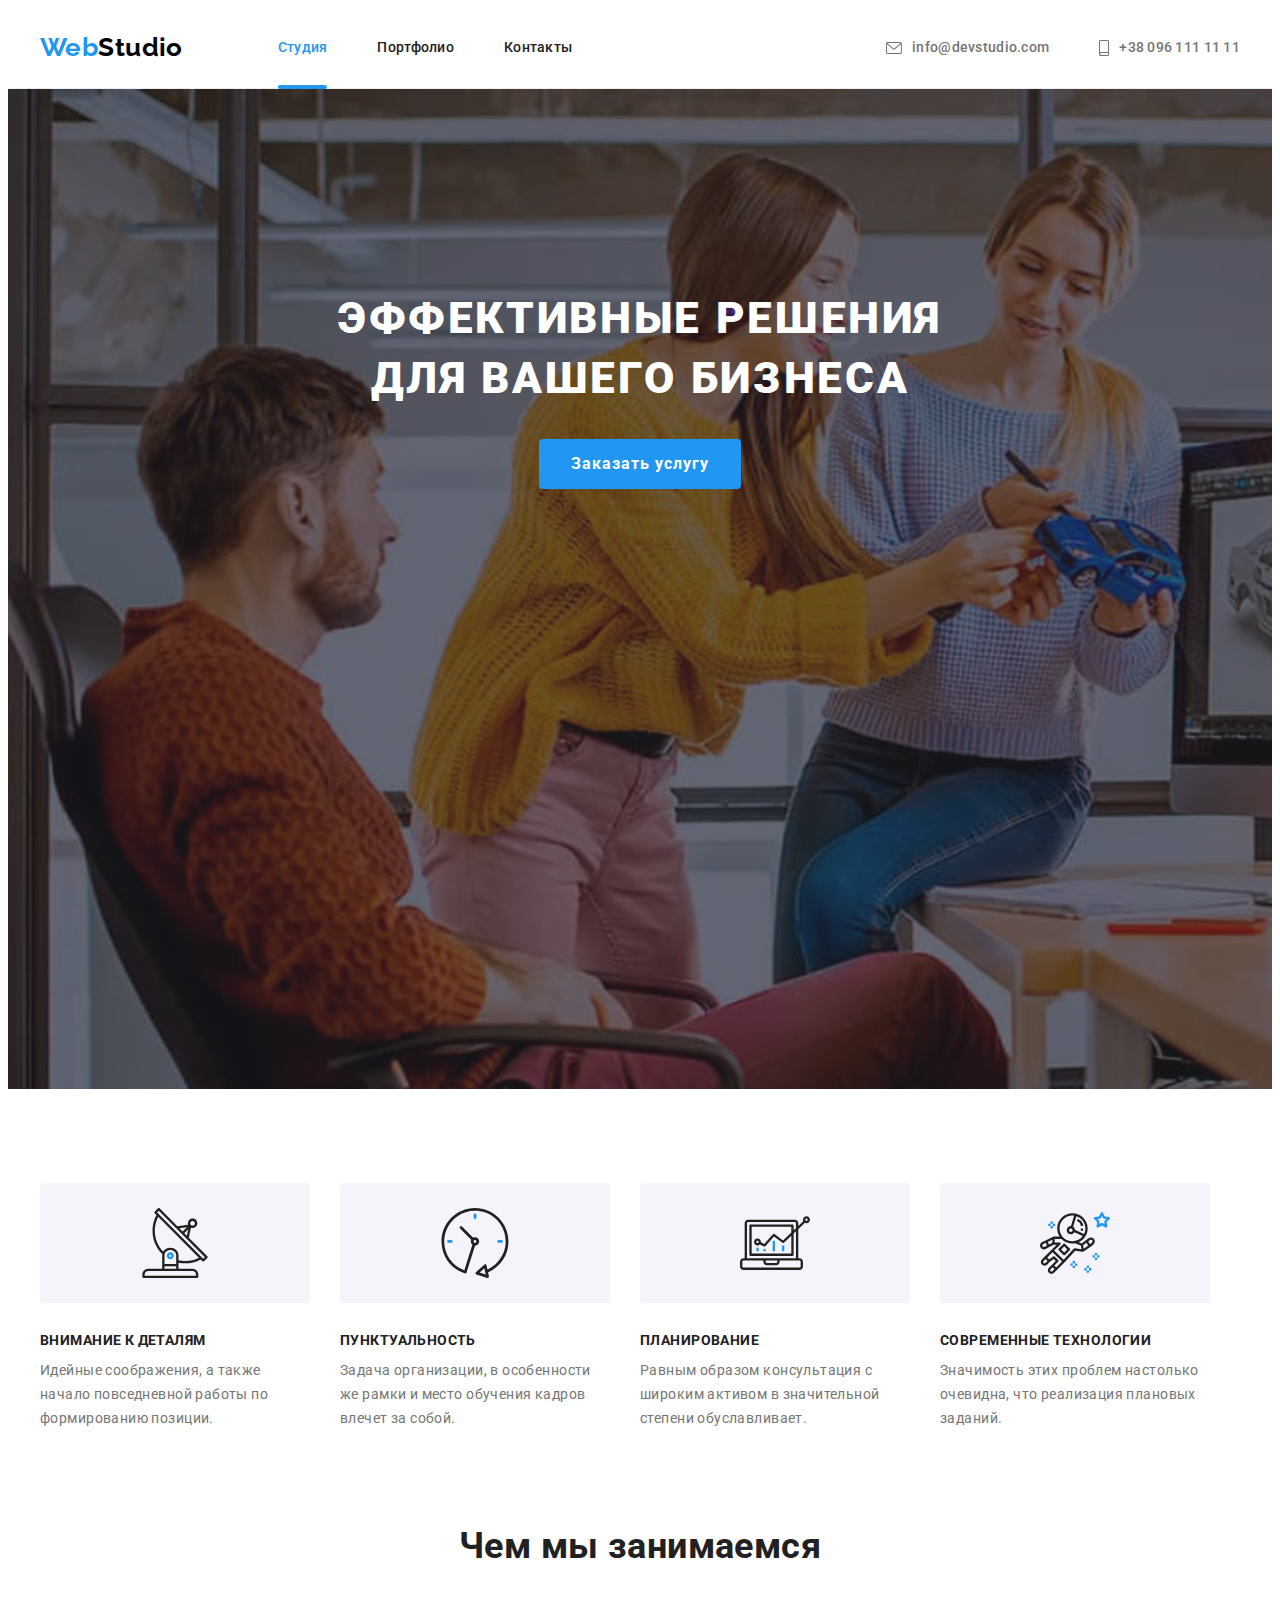
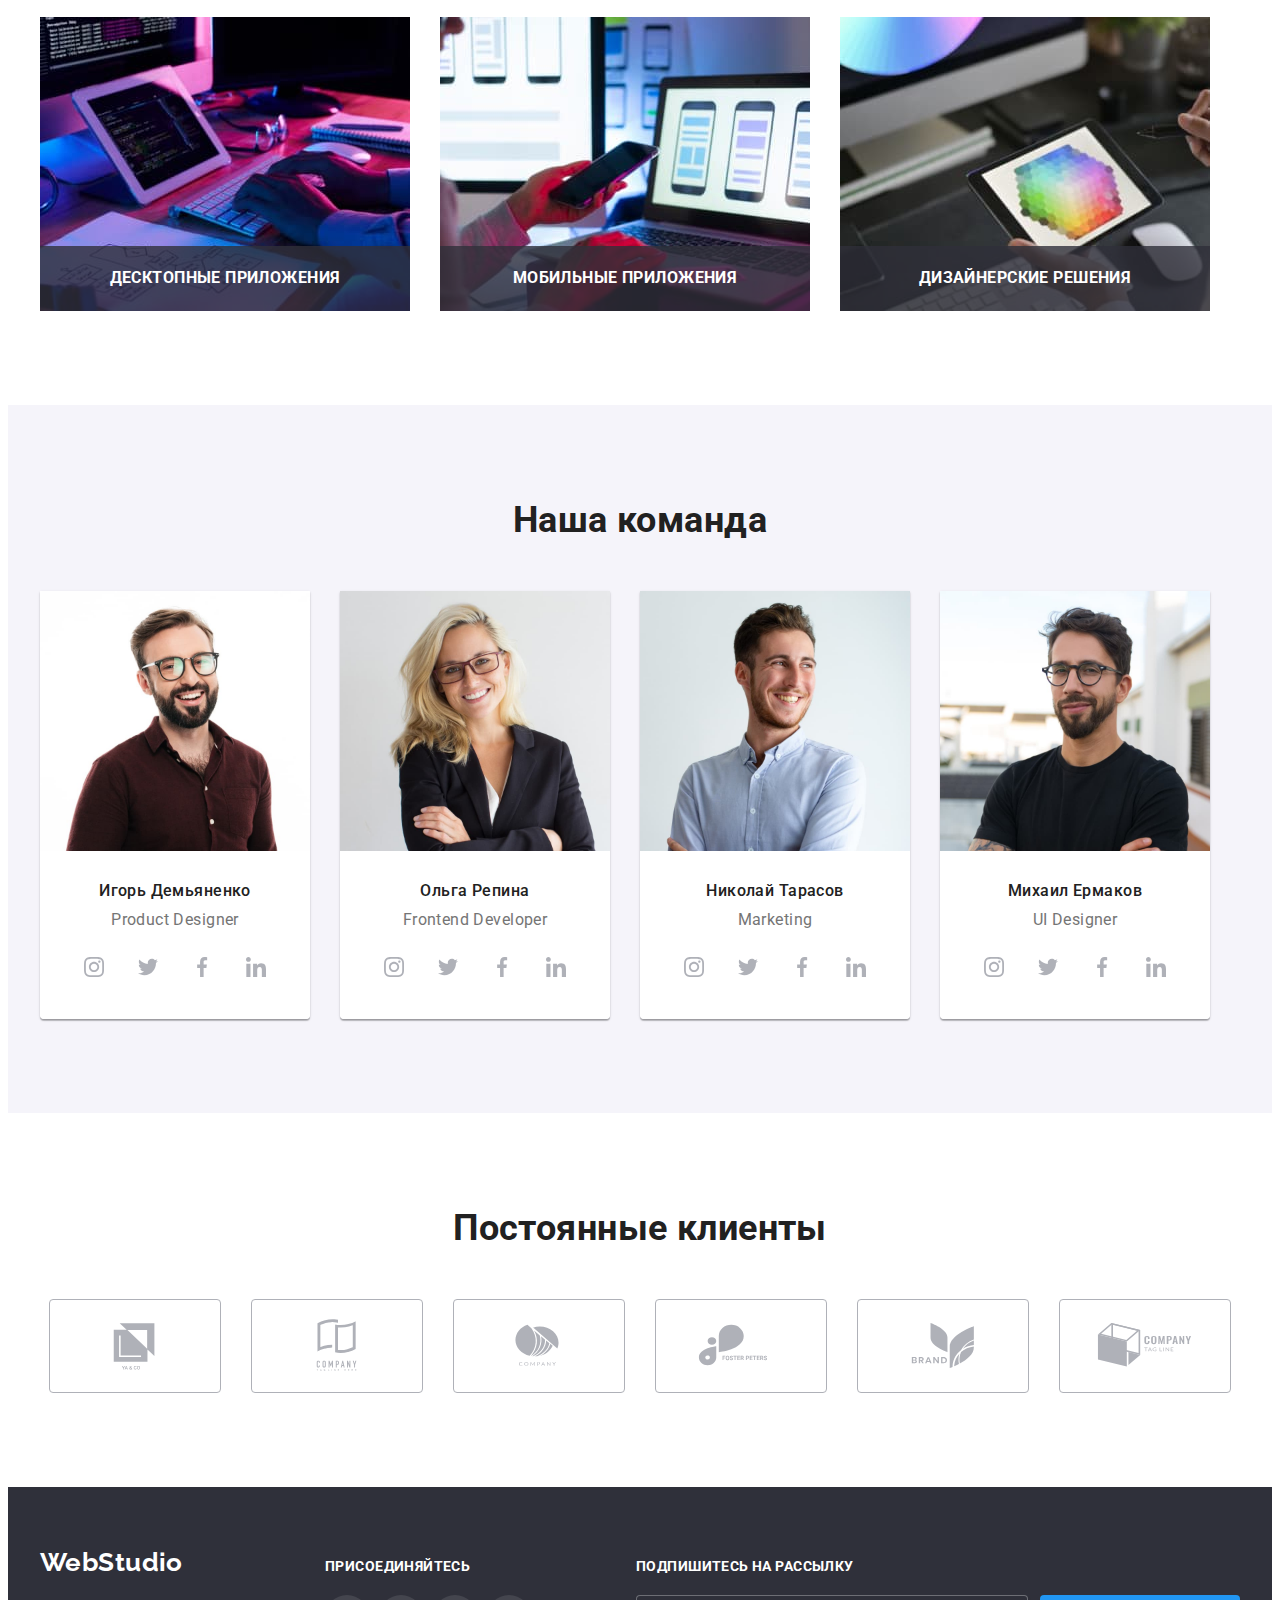
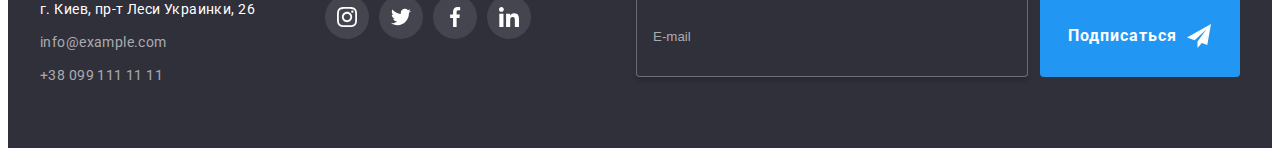
<file: index.html>
<!DOCTYPE html>
<html lang="ru">
  <head>
    <meta charset="UTF-8" />
    <meta http-equiv="X-UA-Compatible" content="IE=edge" />
    <meta name="viewport" content="width=device-width, initial-scale=1.0" />
    <title>Document</title>
    <link rel="preconnect" href="https://fonts.googleapis.com" />
    <link rel="preconnect" href="https://fonts.gstatic.com" crossorigin />
    <link
      href="https://fonts.googleapis.com/css2?family=Raleway:wght@700&family=Roboto:wght@400;500;700;900&display=swap"
      rel="stylesheet"
    />
    <link
      rel="stylesheet"
      href="https://cdnjs.cloudflare.com/ajax/libs/modern-normalize/1.1.0/modern-normalize.min.css"
      integrity="sha512-wpPYUAdjBVSE4KJnH1VR1HeZfpl1ub8YT/NKx4PuQ5NmX2tKuGu6U/JRp5y+Y8XG2tV+wKQpNHVUX03MfMFn9Q=="
      crossorigin="anonymous"
      referrerpolicy="no-referrer"
    />
    <link rel="stylesheet" href="./css/main.min.css" />
    <!-- <link rel="stylesheet" href="./css/styles.css" /> -->
  </head>
  <body>
    <header class="header">
      <div class="container main-nav">
        <nav class="navigation">
          <a lang="en" href="" class="logo link">
            <span class="logo__name">Web</span>Studio</a
          >
          <ul class="site-nav list">
            <li class="site-nav__item">
              <a href="" class="site-nav__link link current">Студия</a>
            </li>
            <li class="site-nav__item">
              <a href="./portfolio.html" class="site-nav__link link"
                >Портфолио</a
              >
            </li>
            <li class="site-nav__item">
              <a href="" class="site-nav__link link">Контакты</a>
            </li>
          </ul>
        </nav>
        <ul class="contact list">
          <li class="contact__item">
            <a href="mailto:info@devstudio.com" class="link">
              <svg class="contact__icon" width="16" height="12">
                <use href="./images/symbol-defs.svg#icon-envelope"></use>
              </svg>
              info@devstudio.com</a
            >
          </li>
          <li class="contact__item">
            <a href="tel:+380961111111" class="link">
              <svg class="contact__icon" width="10" height="16">
                <use href="./images/symbol-defs.svg#icon-smartphone"></use>
              </svg>
              +38 096 111 11 11</a
            >
          </li>
        </ul>
      </div>
    </header>
    <main>
      <section class="hero">
        <div class="container">
          <h1 class="hero-title">Эффективные решения для вашего бизнеса</h1>
          <button type="button" class="button button-primary" data-modal-open>
            Заказать услугу
          </button>
        </div>
      </section>
      <section class="benefits section">
        <div class="container">
          <h2 class="title visually-hidden">Преимущества</h2>
          <ul class="benefist-list list">
            <li class="benefits-item">
              <div class="benefits-item-box">
                <svg class="benefits-item-icon">
                  <use href="./images/symbol-defs.svg#icon-antenna-1"></use>
                </svg>
              </div>
              <h3 class="benefits-title">Внимание к деталям</h3>
              <p class="description">
                Идейные соображения, а также начало повседневной работы по
                формированию позиции.
              </p>
            </li>
            <li class="benefits-item">
              <div class="benefits-item-box">
                <svg class="benefits-item-icon">
                  <use href="./images/symbol-defs.svg#icon-clock-1"></use>
                </svg>
              </div>
              <h3 class="benefits-title">Пунктуальность</h3>
              <p class="description">
                Задача организации, в особенности же рамки и место обучения
                кадров влечет за собой.
              </p>
            </li>
            <li class="benefits-item">
              <div class="benefits-item-box">
                <svg class="benefits-item-icon">
                  <use href="./images/symbol-defs.svg#icon-diagram-1"></use>
                </svg>
              </div>
              <h3 class="benefits-title">Планирование</h3>
              <p class="description">
                Равным образом консультация с широким активом в значительной
                степени обуславливает.
              </p>
            </li>
            <li class="benefits-item">
              <div class="benefits-item-box">
                <svg class="benefits-item-icon">
                  <use href="./images/symbol-defs.svg#icon-astronaut-1"></use>
                </svg>
              </div>
              <h3 class="benefits-title">Современные технологии</h3>
              <p class="description">
                Значимость этих проблем настолько очевидна, что реализация
                плановых заданий.
              </p>
            </li>
          </ul>
        </div>
      </section>
      <section class="practice section">
        <div class="container">
          <h2 class="practice__title title">Чем мы занимаемся</h2>
          <ul class="practice__list list">
            <li class="practice__list-item">
              <div class="wrapper-practice">
                <img
                  src="./images/box-1.jpg"
                  alt="набор исходных данных"
                  width="370"
                  height="294"
                />
                <h3 class="wrapper-practice__title">Десктопные приложения</h3>
              </div>
            </li>
            <li class="practice__list-item">
              <div class="wrapper-practice">
                <img
                  src="./images/box-2.jpg"
                  alt="визуализация мобильного приложения"
                  width="370"
                  height="294"
                />
                <h3 class="wrapper-practice__title">Мобильные приложения</h3>
              </div>
            </li>
            <li class="practice__list-item">
              <div class="wrapper-practice">
                <img
                  src="./images/box-3.jpg"
                  alt="цветокоррекция"
                  width="370"
                  height="294"
                />
                <h3 class="wrapper-practice__title">Дизайнерские решения</h3>
              </div>
            </li>
          </ul>
        </div>
      </section>
      <section class="section section-team">
        <div class="container">
          <h2 class="section-team-title title">Наша команда</h2>
          <ul class="section-team-list">
            <li class="section-team-item">
              <img
                src="./images/demianenko-img-1.jpg"
                alt="сотрудник1"
                width="270"
                height="260"
              />
              <div class="container-foto">
                <h3 class="name-title">Игорь Демьяненко</h3>
                <p lang="en" class="post">Product Designer</p>
                <ul class="social-list team-social-list">
                  <li class="team-social-item">
                    <a
                      class="social-link team-social-link"
                      href=""
                      aria-label="instagram"
                    >
                      <svg class="social-icon team-social-icon">
                        <use
                          href="./images/symbol-defs.svg#icon-instagram-1"
                        ></use>
                      </svg>
                    </a>
                  </li>
                  <li class="team-social-item">
                    <a
                      class="social-link team-social-link"
                      href=""
                      aria-label="twitter"
                    >
                      <svg class="social-icon team-social-icon">
                        <use
                          href="./images/symbol-defs.svg#icon-twitter-1"
                        ></use>
                      </svg>
                    </a>
                  </li>
                  <li class="team-social-item">
                    <a
                      class="social-link team-social-link"
                      href=""
                      aria-label="facebook"
                    >
                      <svg class="social-icon team-social-icon">
                        <use
                          href="./images/symbol-defs.svg#icon-facebook-1"
                        ></use>
                      </svg>
                    </a>
                  </li>
                  <li class="team-social-item">
                    <a
                      class="social-link team-social-link"
                      href=""
                      aria-label="linkedin"
                    >
                      <svg class="social-icon team-social-icon">
                        <use
                          href="./images/symbol-defs.svg#icon-linkedin-1"
                        ></use>
                      </svg>
                    </a>
                  </li>
                </ul>
              </div>
            </li>
            <li class="section-team-item">
              <img
                src="./images/repina-img-2.jpg"
                alt="сотрудник2"
                width="270"
                height="260"
              />
              <div class="container-foto">
                <h3 class="name-title">Ольга Репина</h3>
                <p lang="en" class="post">Frontend Developer</p>
                <ul class="social-list team-social-list">
                  <li class="team-social-item">
                    <a
                      class="social-link team-social-link"
                      href=""
                      aria-label="instagram"
                    >
                      <svg class="social-icon team-social-icon">
                        <use
                          href="./images/symbol-defs.svg#icon-instagram-1"
                        ></use>
                      </svg>
                    </a>
                  </li>
                  <li class="team-social-item">
                    <a
                      class="social-link team-social-link"
                      href=""
                      aria-label="twitter"
                    >
                      <svg class="social-icon team-social-icon">
                        <use
                          href="./images/symbol-defs.svg#icon-twitter-1"
                        ></use>
                      </svg>
                    </a>
                  </li>
                  <li class="team-social-item">
                    <a
                      class="social-link team-social-link"
                      href=""
                      aria-label="facebook"
                    >
                      <svg class="social-icon team-social-icon">
                        <use
                          href="./images/symbol-defs.svg#icon-facebook-1"
                        ></use>
                      </svg>
                    </a>
                  </li>
                  <li class="team-social-item">
                    <a
                      class="social-link team-social-link"
                      href=""
                      aria-label="linkedin"
                    >
                      <svg class="social-icon team-social-icon">
                        <use
                          href="./images/symbol-defs.svg#icon-linkedin-1"
                        ></use>
                      </svg>
                    </a>
                  </li>
                </ul>
              </div>
            </li>
            <li class="section-team-item">
              <img
                src="./images/tarasov-img-3.jpg"
                alt="сотрудник3"
                width="270"
                height="260"
              />
              <div class="container-foto">
                <h3 class="name-title">Николай Тарасов</h3>
                <p lang="en" class="post">Marketing</p>
                <ul class="social-list team-social-list">
                  <li class="team-social-item">
                    <a
                      class="social-link team-social-link"
                      href=""
                      aria-label="instagram"
                    >
                      <svg class="social-icon team-social-icon">
                        <use
                          href="./images/symbol-defs.svg#icon-instagram-1"
                        ></use>
                      </svg>
                    </a>
                  </li>
                  <li class="team-social-item">
                    <a
                      class="social-link team-social-link"
                      href=""
                      aria-label="twitter"
                    >
                      <svg class="social-icon team-social-icon">
                        <use
                          href="./images/symbol-defs.svg#icon-twitter-1"
                        ></use>
                      </svg>
                    </a>
                  </li>
                  <li class="team-social-item">
                    <a
                      class="social-link team-social-link"
                      href=""
                      aria-label="facebook"
                    >
                      <svg class="social-icon team-social-icon">
                        <use
                          href="./images/symbol-defs.svg#icon-facebook-1"
                        ></use>
                      </svg>
                    </a>
                  </li>
                  <li class="team-social-item">
                    <a
                      class="social-link team-social-link"
                      href=""
                      aria-label="linkedin"
                    >
                      <svg class="social-icon team-social-icon">
                        <use
                          href="./images/symbol-defs.svg#icon-linkedin-1"
                        ></use>
                      </svg>
                    </a>
                  </li>
                </ul>
              </div>
            </li>
            <li class="section-team-item">
              <img
                src="./images/ermakov-img-4.jpg"
                alt="сотрудник3"
                width="270"
                height="260"
              />
              <div class="container-foto">
                <h3 class="name-title">Михаил Ермаков</h3>
                <p lang="en" class="post">UI Designer</p>
                <ul class="social-list team-social-list">
                  <li class="team-social-item">
                    <a
                      class="social-link team-social-link"
                      href=""
                      aria-label="instagram"
                    >
                      <svg class="social-icon team-social-icon">
                        <use
                          href="./images/symbol-defs.svg#icon-instagram-1"
                        ></use>
                      </svg>
                    </a>
                  </li>
                  <li class="team-social-item">
                    <a
                      class="social-link team-social-link"
                      href=""
                      aria-label="twitter"
                    >
                      <svg class="social-icon team-social-icon">
                        <use
                          href="./images/symbol-defs.svg#icon-twitter-1"
                        ></use>
                      </svg>
                    </a>
                  </li>
                  <li class="team-social-item">
                    <a
                      class="social-link team-social-link"
                      href=""
                      aria-label="facebook"
                    >
                      <svg class="social-icon team-social-icon">
                        <use
                          href="./images/symbol-defs.svg#icon-facebook-1"
                        ></use>
                      </svg>
                    </a>
                  </li>
                  <li class="team-social-item">
                    <a
                      class="social-link team-social-link"
                      href=""
                      aria-label="linkedin"
                    >
                      <svg class="social-icon team-social-icon">
                        <use
                          href="./images/symbol-defs.svg#icon-linkedin-1"
                        ></use>
                      </svg>
                    </a>
                  </li>
                </ul>
              </div>
            </li>
          </ul>
        </div>
      </section>
      <section class="section-client section">
        <div class="container">
          <h2 class="title">Постоянные клиенты</h2>
          <ul class="client-list">
            <li class="cliet-item">
              <a class="client-link" href="">
                <svg class="client-icon">
                  <use href="./images/symbol-defs.svg#icon-Logo-6"></use>
                </svg>
              </a>
            </li>
            <li class="cliet-item">
              <a class="client-link" href=""
                ><svg class="client-icon">
                  <use href="./images/symbol-defs.svg#icon-Logo-1"></use>
                </svg>
              </a>
            </li>
            <li class="cliet-item">
              <a class="client-link" href=""
                ><svg class="client-icon">
                  <use href="./images/symbol-defs.svg#icon-Logo-2"></use>
                </svg>
              </a>
            </li>
            <li class="cliet-item">
              <a class="client-link" href=""
                ><svg class="client-icon">
                  <use href="./images/symbol-defs.svg#icon-Logo-5"></use>
                </svg>
              </a>
            </li>
            <li class="cliet-item">
              <a class="client-link" href=""
                ><svg class="client-icon">
                  <use href="./images/symbol-defs.svg#icon-Logo-3"></use>
                </svg>
              </a>
            </li>
            <li class="cliet-item">
              <a class="client-link" href=""
                ><svg class="client-icon">
                  <use href="./images/symbol-defs.svg#icon-Logo-4"></use>
                </svg>
              </a>
            </li>
          </ul>
        </div>
      </section>
    </main>
    <footer class="footer">
      <div class="container footer-nav">
        <div class="footer-box">
          <a lang="en" href="" class="logo link"
            ><span class="logo-name">Web</span>Studio</a
          >
          <address class="footer-contact-box">
            <ul class="footer-contact">
              <li class="footer-contact-item">
                <a
                  href="https://goo.gl/maps/VYor2QJVqiVH9sgh6"
                  target="_blank"
                  rel="noopener noreferrer"
                  class="location link"
                  >г. Киев, пр-т Леси Украинки, 26</a
                >
              </li>
              <li class="footer-contact-item">
                <a
                  href="mailto:info@example.com"
                  class="footer-contact-mail link"
                  >info@example.com</a
                >
              </li>
              <li class="footer-contact-item">
                <a href="tel:+380991111111" class="footer-contact-phone link"
                  >+38 099 111 11 11</a
                >
              </li>
            </ul>
          </address>
        </div>
        <div class="footer-social-box">
          <h3 class="footer-social-title">присоединяйтесь</h3>
          <ul class="social-list footer-social-list">
            <li class="footer-social-item">
              <a
                class="social-link footer-social-link"
                href=""
                aria-label="instagram"
              >
                <svg class="social-icon footer-social-icon">
                  <use href="./images/symbol-defs.svg#icon-instagram-2"></use>
                </svg>
              </a>
            </li>
            <li class="footer-social-item">
              <a
                class="social-link footer-social-link"
                href=""
                aria-label="twitter"
              >
                <svg class="social-icon footer-social-icon">
                  <use href="./images/symbol-defs.svg#icon-twitter-2"></use>
                </svg>
              </a>
            </li>
            <li class="footer-social-item">
              <a
                class="social-link footer-social-link"
                href=""
                aria-label="facebok"
              >
                <svg class="social-icon footer-social-icon">
                  <use href="./images/symbol-defs.svg#icon-facebook-2"></use>
                </svg>
              </a>
            </li>
            <li class="footer-social-item">
              <a
                class="social-link footer-social-link"
                href=""
                aria-label="linkedin"
              >
                <svg class="social-icon footer-social-icon">
                  <use href="./images/symbol-defs.svg#icon-linkedin-2"></use>
                </svg>
              </a>
            </li>
          </ul>
        </div>
        <form class="footer-subscribe">
          <p class="footer-social-title">Подпишитесь на рассылку</p>
          <span class="footer-social-wrapper"
            ><input
              class="footer-subscribe-input"
              type="email"
              name="user_mail"
              placeholder="E-mail"
            />
            <button type="submit" class="button button-primary">
              Подписаться
              <svg class="footer-send-icon" width="24" height="24">
                <use href="./images/symbol-defs.svg#icon-icon-send"></use>
              </svg>
            </button>
          </span>
        </form>
      </div>
    </footer>
    <div class="backdrop is-hidden" data-modal>
      <div class="modal">
        <button type="button" class="modal-close-btn" data-modal-close>
          <svg class="modal-close-icon" width="18" height="18">
            <use href="./images/symbol-defs.svg#icon-close"></use>
          </svg>
        </button>
        <p class="modal-title">Оставьте свои данные, мы вам перезвоним</p>
        <form class="contact-form">
          <label class="contact-form-field">
            <span class="form-name">Имя</span>
            <span class="contact-form-input-container">
              <input name="user_name" class="contact-form-input" type="text" />
              <svg class="form-icon" width="12" height="12">
                <use href="./images/symbol-defs.svg#icon-vector"></use>
              </svg>
            </span>
          </label>
          <label class="contact-form-field"
            ><span class="form-name">Tелефон</span>
            <span class="contact-form-input-container">
              <input name="user_tel" class="contact-form-input" type="tel" />
              <svg class="form-icon" width="13" height="13">
                <use href="./images/symbol-defs.svg#icon-vector-1"></use>
              </svg>
            </span>
          </label>
          <label class="contact-form-field"
            ><span class="form-name">Почта</span>
            <span class="contact-form-input-container">
              <input name="user_mail" class="contact-form-input" type="email" />
              <svg class="form-icon" width="15" height="12">
                <use href="./images/symbol-defs.svg#icon-vector-2"></use>
              </svg>
            </span>
          </label>
          <label class="contact-form-field"
            ><span class="form-name">Комментарий</span>
            <textarea
              class="contact-form-message"
              name="user_message"
              placeholder="Введите текст"
            ></textarea>
          </label>
          <div class="contact-form-checkbox-container">
            <input
              name="accept_policy"
              class="contact-form-checkbox visually-hidden"
              type="checkbox"
              id="policy-ckeckbox"
            />
            <label for="policy-ckeckbox" class="contact-form-checkbox-label">
              Соглашаюсь с рассылкой и принимаю&nbsp;
              <a href="" class="contact-form-checkbox-link">Условия договора</a>
            </label>
          </div>
          <button class="button button-primary" type="submit">Отправить</button>
        </form>
      </div>
    </div>
    <script src="./js/modal.js"></script>
  </body>
</html>
</file>
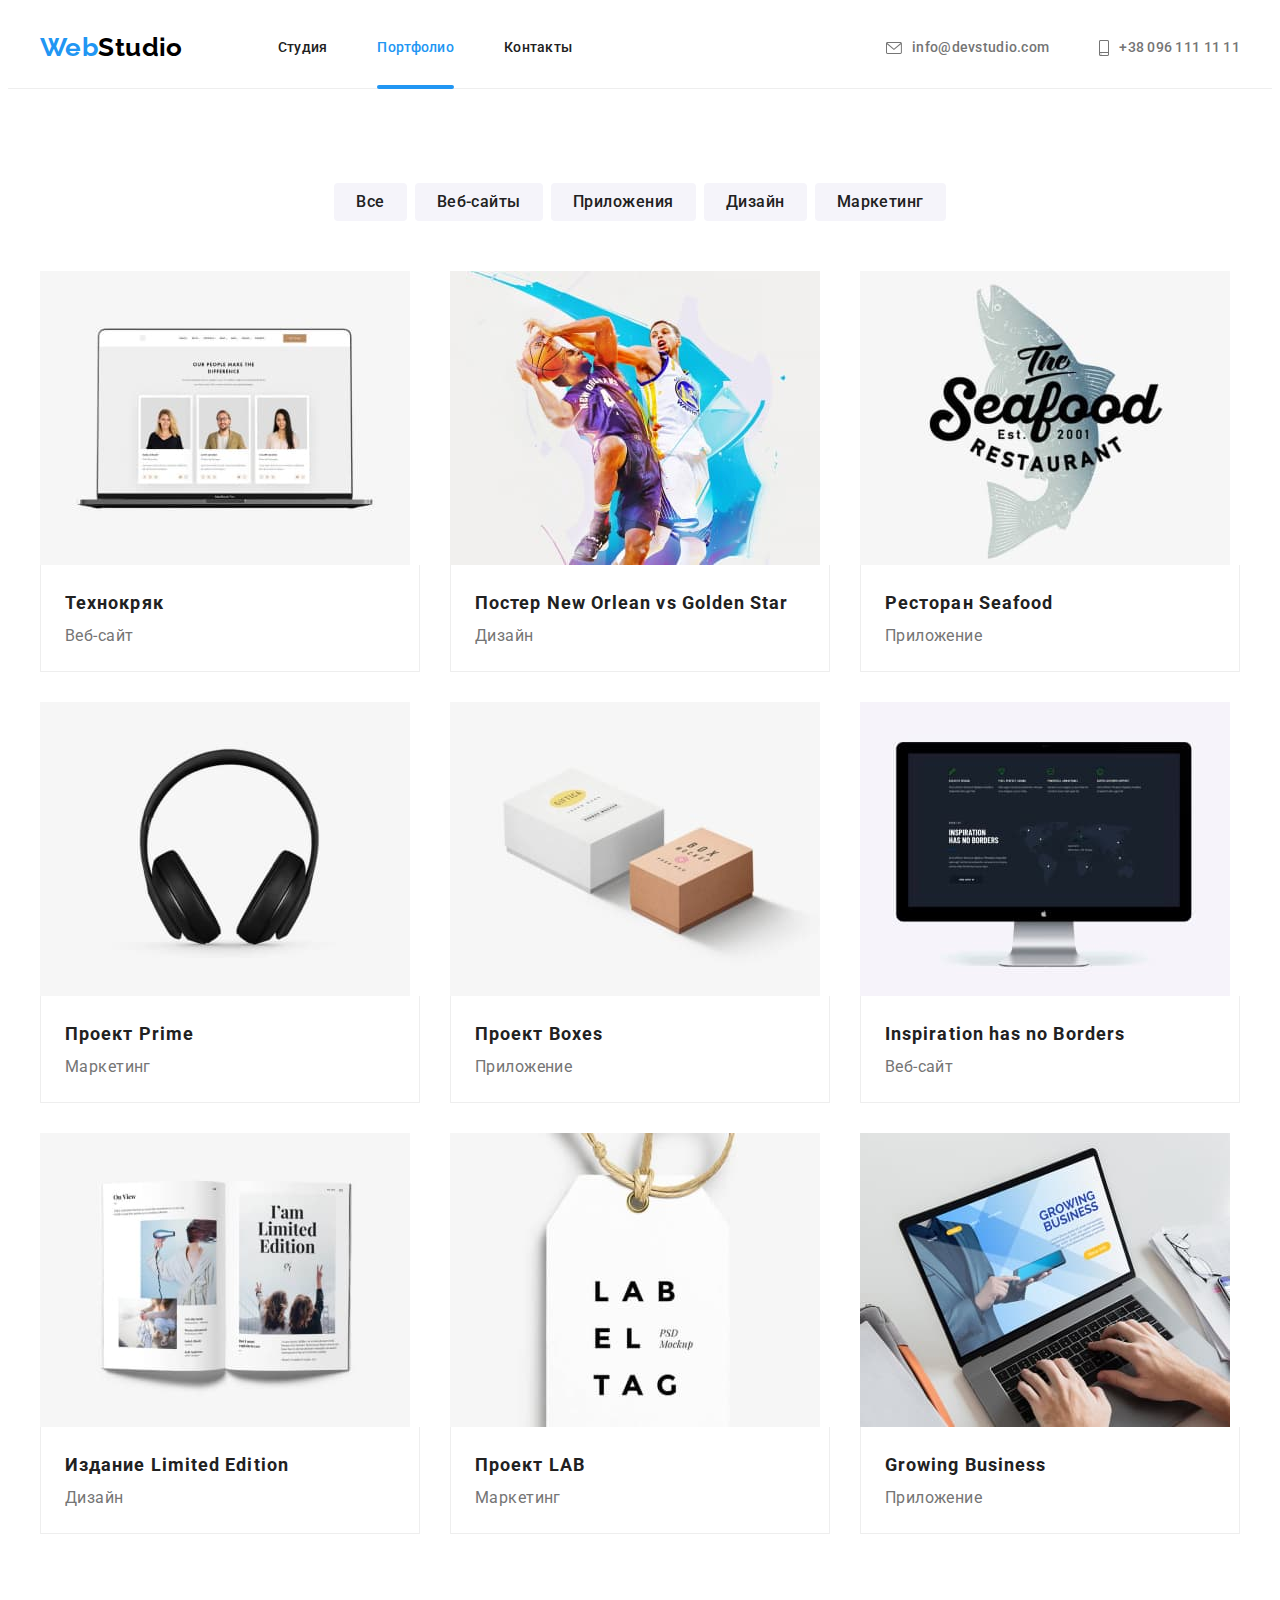
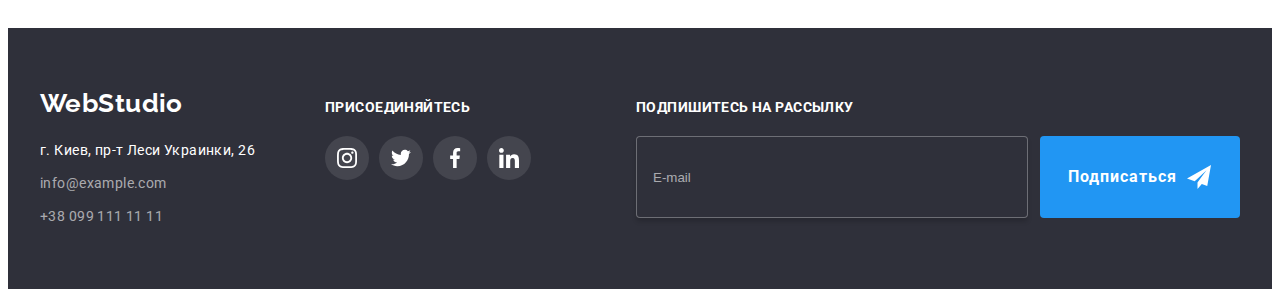
<file: portfolio.html>
<!DOCTYPE html>
<html lang="ru">
  <head>
    <meta charset="UTF-8" />
    <meta http-equiv="X-UA-Compatible" content="IE=edge" />
    <meta name="viewport" content="width=device-width, initial-scale=1.0" />
    <title>Document</title>
    <link rel="preconnect" href="https://fonts.googleapis.com" />
    <link rel="preconnect" href="https://fonts.gstatic.com" crossorigin />
    <link
      href="https://fonts.googleapis.com/css2?family=Raleway:wght@700&family=Roboto:wght@400;500;700;900&display=swap"
      rel="stylesheet"
    />
    <link
      rel="stylesheet"
      href="https://cdnjs.cloudflare.com/ajax/libs/modern-normalize/1.1.0/modern-normalize.min.css"
      integrity="sha512-wpPYUAdjBVSE4KJnH1VR1HeZfpl1ub8YT/NKx4PuQ5NmX2tKuGu6U/JRp5y+Y8XG2tV+wKQpNHVUX03MfMFn9Q=="
      crossorigin="anonymous"
      referrerpolicy="no-referrer"
    />
    <link rel="stylesheet" href="./css/main.min.css" />
    <!-- <link rel="stylesheet" href="./css/styles.css" /> -->
  </head>
  <body>
    <header class="header">
      <div class="container main-nav">
        <nav class="navigation">
          <a lang="en" href="" class="logo link">
            <span class="logo__name">Web</span>Studio</a
          >
          <ul class="site-nav list">
            <li class="site-nav__item">
              <a href="./index.html" class="site-nav__link link">Студия</a>
            </li>
            <li class="site-nav__item">
              <a href="./portfolio.html" class="site-nav__link link current"
                >Портфолио</a
              >
            </li>
            <li class="site-nav__item">
              <a href="" class="site-nav__link link">Контакты</a>
            </li>
          </ul>
        </nav>
        <ul class="contact list">
          <li class="contact__item">
            <a href="mailto:info@devstudio.com" class="link">
              <svg class="contact__icon" width="16" height="12">
                <use href="./images/symbol-defs.svg#icon-envelope"></use>
              </svg>
              info@devstudio.com</a
            >
          </li>
          <li class="contact__item">
            <a href="tel:+380961111111" class="link">
              <svg class="contact__icon" width="10" height="16">
                <use href="./images/symbol-defs.svg#icon-smartphone"></use>
              </svg>
              +38 096 111 11 11</a
            >
          </li>
        </ul>
      </div>
    </header>
    <main>
      <section class="project section">
        <div class="container">
          <h1 class="title visually-hidden">Портфолио</h1>
          <ul class="button-list">
            <li class="button-item">
              <button type="button" class="button button-secondary">Все</button>
            </li>
            <li class="button-item">
              <button type="button" class="button button-secondary">
                Веб-сайты
              </button>
            </li>
            <li class="button-item">
              <button type="button" class="button button-secondary">
                Приложения
              </button>
            </li>
            <li class="button-item">
              <button type="button" class="button button-secondary">
                Дизайн
              </button>
            </li>
            <li class="button-item">
              <button type="button" class="button button-secondary">
                Маркетинг
              </button>
            </li>
          </ul>
          <ul class="project-list">
            <li class="project-item">
              <a href="" class="project-item-link link">
                <div class="project-item-img-wrapper">
                  <img
                    src="./images/img-1.jpg"
                    alt="страница в браузере"
                    width="370"
                    height="294"
                  />
                  <p class="overlay">
                    Ресурс предлагает комплексные предложения с разным уровнем
                    функционала и сервисов. Все это позволит посетителю получить
                    исчерпывающие сведения o компании или частном лице.
                  </p>
                </div>
                <div class="card-content">
                  <h2 class="project-title">Технокряк</h2>
                  <p class="project-name">Веб-сайт</p>
                </div></a
              >
            </li>
            <li class="project-item">
              <a href="" class="project-item-link link">
                <div class="project-item-img-wrapper">
                  <img
                    src="./images/img-2.jpg"
                    alt="играют в баскетбол"
                    width="370"
                    height="294"
                  />
                  <p class="overlay">
                    Ресурс предлагает комплексные предложения с разным уровнем
                    функционала и сервисов. Все это позволит посетителю получить
                    исчерпывающие сведения o компании или частном лице.
                  </p>
                </div>
                <div class="card-content">
                  <h2 class="project-title">
                    Постер <span lang="en">New Orlean vs Golden Star</span>
                  </h2>
                  <p class="project-name">Дизайн</p>
                </div></a
              >
            </li>
            <li class="project-item">
              <a href="" class="project-item-link link">
                <div class="project-item-img-wrapper">
                  <img
                    src="./images/img-3.jpg"
                    alt="рыба"
                    width="370"
                    height="294"
                  />
                  <p class="overlay">
                    Ресурс предлагает комплексные предложения с разным уровнем
                    функционала и сервисов. Все это позволит посетителю получить
                    исчерпывающие сведения o компании или частном лице.
                  </p>
                </div>
                <div class="card-content">
                  <h2 class="project-title">
                    Ресторан <span lang="en">Seafood</span>
                  </h2>
                  <p class="project-name">Приложение</p>
                </div></a
              >
            </li>
            <li class="project-item">
              <a href="" class="project-item-link link">
                <div class="project-item-img-wrapper">
                  <img
                    src="./images/img-4.jpg"
                    alt="наушники"
                    width="370"
                    height="294"
                  />
                  <p class="overlay">
                    Ресурс предлагает комплексные предложения с разным уровнем
                    функционала и сервисов. Все это позволит посетителю получить
                    исчерпывающие сведения o компании или частном лице.
                  </p>
                </div>
                <div class="card-content">
                  <h2 class="project-title">
                    Проект <span lang="en">Prime</span>
                  </h2>
                  <p class="project-name">Маркетинг</p>
                </div></a
              >
            </li>
            <li class="project-item">
              <a href="" class="project-item-link link">
                <div class="project-item-img-wrapper">
                  <img
                    src="./images/img-5.jpg"
                    alt="коробки"
                    width="370"
                    height="294"
                  />
                  <p class="overlay">
                    Ресурс предлагает комплексные предложения с разным уровнем
                    функционала и сервисов. Все это позволит посетителю получить
                    исчерпывающие сведения o компании или частном лице.
                  </p>
                </div>
                <div class="card-content">
                  <h2 class="project-title">
                    Проект <span lang="en">Boxes</span>
                  </h2>
                  <p class="project-name">Приложение</p>
                </div>
              </a>
            </li>
            <li class="project-item">
              <a href="" class="project-item-link link">
                <div class="project-item-img-wrapper">
                  <img
                    src="./images/img-6.jpg"
                    alt="монитор"
                    width="370"
                    height="294"
                  />
                  <p class="overlay">
                    Ресурс предлагает комплексные предложения с разным уровнем
                    функционала и сервисов. Все это позволит посетителю получить
                    исчерпывающие сведения o компании или частном лице.
                  </p>
                </div>
                <div class="card-content">
                  <h2 lang="en" class="project-title">
                    Inspiration has no Borders
                  </h2>
                  <p class="project-name">Веб-сайт</p>
                </div></a
              >
            </li>
            <li class="project-item">
              <a href="" class="project-item-link link">
                <div class="project-item-img-wrapper">
                  <img
                    src="./images/img-7.jpg"
                    alt="книга"
                    width="370"
                    height="294"
                  />
                  <p class="overlay">
                    Ресурс предлагает комплексные предложения с разным уровнем
                    функционала и сервисов. Все это позволит посетителю получить
                    исчерпывающие сведения o компании или частном лице.
                  </p>
                </div>
                <div class="card-content">
                  <h2 class="project-title">
                    Издание <span lang="en">Limited Edition</span>
                  </h2>
                  <p class="project-name">Дизайн</p>
                </div></a
              >
            </li>
            <li class="project-item">
              <a href="" class="project-item-link link">
                <div class="project-item-img-wrapper">
                  <img
                    src="./images/img-8.jpg"
                    alt="эмблема"
                    width="370"
                    height="294"
                  />
                  <p class="overlay">
                    Ресурс предлагает комплексные предложения с разным уровнем
                    функционала и сервисов. Все это позволит посетителю получить
                    исчерпывающие сведения o компании или частном лице.
                  </p>
                </div>
                <div class="card-content">
                  <h2 class="project-title">
                    Проект <span lang="en">LAB</span>
                  </h2>
                  <p class="project-name">Маркетинг</p>
                </div></a
              >
            </li>
            <li class="project-item">
              <a href="" class="project-item-link link">
                <div class="project-item-img-wrapper">
                  <img
                    src="./images/img-9.jpg"
                    alt="печатает на ноутбуке"
                    width="370"
                    height="294"
                  />
                  <p class="overlay">
                    Ресурс предлагает комплексные предложения с разным уровнем
                    функционала и сервисов. Все это позволит посетителю получить
                    исчерпывающие сведения o компании или частном лице.
                  </p>
                </div>
                <div class="card-content">
                  <h2 lang="en" class="project-title">Growing Business</h2>
                  <p class="project-name">Приложение</p>
                </div></a
              >
            </li>
          </ul>
        </div>
      </section>
    </main>
    <footer class="footer">
      <div class="container footer-nav">
        <div class="footer-box">
          <a lang="en" href="" class="logo link"
            ><span class="logo-name">Web</span>Studio</a
          >
          <address class="footer-contact-box">
            <ul class="footer-contact">
              <li class="footer-contact-item">
                <a
                  href="https://goo.gl/maps/VYor2QJVqiVH9sgh6"
                  target="_blank"
                  rel="noopener noreferrer"
                  class="location link"
                  >г. Киев, пр-т Леси Украинки, 26</a
                >
              </li>
              <li class="footer-contact-item">
                <a
                  href="mailto:info@example.com"
                  class="footer-contact-mail link"
                  >info@example.com</a
                >
              </li>
              <li class="footer-contact-item">
                <a href="tel:+380991111111" class="footer-contact-phone link"
                  >+38 099 111 11 11</a
                >
              </li>
            </ul>
          </address>
        </div>
        <div class="footer-social-box">
          <h3 class="footer-social-title">присоединяйтесь</h3>
          <ul class="social-list footer-social-list">
            <li class="footer-social-item">
              <a
                class="social-link footer-social-link"
                href=""
                aria-label="instagram"
              >
                <svg class="social-icon footer-social-icon">
                  <use href="./images/symbol-defs.svg#icon-instagram-2"></use>
                </svg>
              </a>
            </li>
            <li class="footer-social-item">
              <a
                class="social-link footer-social-link"
                href=""
                aria-label="twitter"
              >
                <svg class="social-icon footer-social-icon">
                  <use href="./images/symbol-defs.svg#icon-twitter-2"></use>
                </svg>
              </a>
            </li>
            <li class="footer-social-item">
              <a
                class="social-link footer-social-link"
                href=""
                aria-label="facebok"
              >
                <svg class="social-icon footer-social-icon">
                  <use href="./images/symbol-defs.svg#icon-facebook-2"></use>
                </svg>
              </a>
            </li>
            <li class="footer-social-item">
              <a
                class="social-link footer-social-link"
                href=""
                aria-label="linkedin"
              >
                <svg class="social-icon footer-social-icon">
                  <use href="./images/symbol-defs.svg#icon-linkedin-2"></use>
                </svg>
              </a>
            </li>
          </ul>
        </div>
        <form class="footer-subscribe">
          <p class="footer-social-title">Подпишитесь на рассылку</p>
          <span class="footer-social-wrapper"
            ><input
              class="footer-subscribe-input"
              type="email"
              name="user_mail"
              placeholder="E-mail"
            />
            <button type="submit" class="button button-primary">
              Подписаться
              <svg class="footer-send-icon" width="24" height="24">
                <use href="./images/symbol-defs.svg#icon-icon-send"></use>
              </svg>
            </button>
          </span>
        </form>
      </div>
    </footer>
  </body>
</html>
</file>
<file: css/styles.css>
/*  цвет основного текста color: #757575;  */
/* вторичный цвет текста color: #212121; */
/* белый цвет color: #FFFFFF; */
/*лого color: #000000; */
/* ссылки в футер color: rgba(255, 255, 255, 0.6); */
/* акцент color: #2196F3 */
/* вторичный цвет фона #F5F4FA */
/* цвет фона футер background: #2F303A */










/* Шапка */

/* лого */



/* навигация сайта */


/* секция герой */


/* названия */


/* портфолио */


/* преимущества */




/* деятельность */


/* сотрудники */


/* клиенты */


/* подвал */
</file>
<file: css/main.min.css>
:root{--primary-font-family: Roboto, sans-serif;--primary-text-color: #757575;--title-text-color: #212121;--accent-color: #2196f3;--white-color: #ffffff;--logo-text-color: #000000;--secodary-background-color: #f5f4fa;--footer-background-color: #2f303a;--hero-background-color: #2f303a;--button-accent-color: #188ce8;--border-color-header: #ececec;--border-color: #eeeeee;--icon-color: #afb1b8;--background-color-backdrop: rgba(0, 0, 0, 0.2);--background-color-card: rgba(47, 48, 58, 0.8)}.visually-hidden{position:absolute;width:1px;height:1px;margin:-1px;border:0;padding:0;white-space:nowrap;clip-path:inset(100%);clip:rect(0 0 0 0);overflow:hidden}body{font-family:var(--primary-font-family);letter-spacing:0.03em;color:var(--primary-text-color);background-color:var(--white-color);font-size:14px}ul{list-style:none;padding:0;margin:0}h1,h2,h3,h4,h5,h6,p{margin-top:0;margin-bottom:0}img{display:block;max-width:100%;height:auto}.link{text-decoration:none}.section{padding-bottom:94px;padding-top:94px}.container{width:1200px;margin-left:auto;margin-right:auto;padding-left:15px;padding-right:15px}.button{display:inline-block;cursor:pointer;border:0;font-family:var(--primary-font-family);font-size:16px;letter-spacing:0.03em;border-radius:4px;text-align:center}.button.button-primary{display:block;margin:0 auto;padding:10px 32px;min-width:200px;font-weight:700;line-height:1.88;letter-spacing:0.06em;color:var(--white-color);background-color:var(--accent-color);transition:background-color 250ms cubic-bezier(0.4, 0, 0.2, 1)}.button.button-primary:hover,.button.button-primary:focus{background-color:var(--button-accent-color)}.logo{display:block;padding-top:24px;padding-bottom:25px;color:var(--logo-text-color);font-family:Raleway, sans-serif;font-weight:700;font-size:26px;line-height:1.19}.logo__name{color:var(--accent-color)}.title{margin-bottom:50px;text-align:center;font-weight:700;font-size:36px;line-height:1.17;color:var(--title-text-color)}.social-list{display:flex;justify-content:space-between}.social-icon{width:20px;height:20px}.social-link{display:flex;align-items:center;justify-content:center;width:44px;height:44px;border-radius:50%;transition:background-color 250ms cubic-bezier(0.4, 0, 0.2, 1)}.social-link:hover,.social-link:focus{background-color:var(--accent-color)}.backdrop{position:fixed;top:0;left:0;width:100vw;height:100vh;background-color:var(--background-color-backdrop);transition:opacity 250ms cubic-bezier(0.4, 0, 0.2, 1),visibility 250ms cubic-bezier(0.4, 0, 0.2, 1)}.backdrop.is-hidden{opacity:0;visibility:hidden;pointer-events:none}.modal{position:absolute;top:50%;left:50%;transform:translate(-50%, -50%);width:528px;height:580px;padding:40px 40px;background-color:var(--white-color)}.modal-close-btn{position:absolute;top:8px;right:8px;display:flex;justify-content:center;align-items:center;width:30px;height:30px;border-radius:50%;border:1px solid rgba(0,0,0,0.1);background-color:var(--white-color);cursor:pointer;padding:0}.modal-close-icon{transition:fill 250ms cubic-bezier(0.4, 0, 0.2, 1)}.modal-close-btn:focus .modal-close-icon{fill:var(--accent-color)}.modal-title{font-weight:700;font-size:20px;line-height:1.15;text-align:center;color:#212121;margin-bottom:12px}.contact-form-field{display:block}.contact-form-field:not(:last-of-type){margin-bottom:10px}.contact-form-input{width:100%;height:40px;border:1px solid rgba(33,33,33,0.2);border-radius:4px;padding-left:42px;transition:border-color 250ms cubic-bezier(0.4, 0, 0.2, 1)}.contact-form-input:focus{outline:none;border-color:var(--accent-color)}.form-name{font-size:12px;line-height:1.17;letter-spacing:0.01em;color:#757575}.contact-form-input-container{position:relative;display:block;margin-top:4px}.form-icon{position:absolute;left:12px;top:50%;transform:translateY(-50%);transition:fill 250ms cubic-bezier(0.4, 0, 0.2, 1)}.contact-form-input:focus+.form-icon{fill:var(--accent-color)}.contact-form-message{width:100%;height:120px;margin-top:4px;padding:12px 16px;border:1px solid rgba(33,33,33,0.2);border-radius:4px;resize:none;transition:border-color 250ms cubic-bezier(0.4, 0, 0.2, 1)}.contact-form-message::placeholder{font-size:14px;line-height:1, 14;letter-spacing:0.01em;color:rgba(117,117,117,0.5)}.contact-form-message:focus{outline:none;border-color:var(--accent-color)}.contact-form-checkbox-container{margin-top:20px;margin-bottom:30px}.contact-form-checkbox-label{display:flex;justify-content:center;align-items:center;line-height:1.71}.contact-form-checkbox-label::before{display:inline-block;content:'';background-image:url(../images/vector-2.svg);width:16px;height:15px;margin-right:7px}.contact-form-checkbox:focus+.contact-form-checkbox-label::before{outline:1px solid var(--accent-color)}.contact-form-checkbox:checked+.contact-form-checkbox-label::before{background-color:var(--accent-color);border-radius:2px;background-image:url(../images/vector-1.svg);background-repeat:no-repeat;background-position:50% 50%}.contact-form-checkbox-link{color:var(--accent-color)}.header{border-bottom:1px solid var(--border-color)}.main-nav{display:flex;align-items:center}.navigation{display:flex}.site-nav .link.current{padding-bottom:0;color:var(--accent-color);position:relative}.site-nav .link.current::after{position:absolute;content:'';display:block;width:100%;height:4px;background-color:var(--accent-color);border-radius:2px;margin-top:29px}.site-nav{display:flex;margin-left:95px}.site-nav .link:hover,.site-nav .link:focus{color:var(--accent-color)}.site-nav__item:not(:last-child){margin-right:50px}.site-nav__link{display:block;padding-top:32px;padding-bottom:32px;font-weight:500;font-size:14px;line-height:1.14;letter-spacing:0.02em;color:var(--title-text-color);transition:color 250ms cubic-bezier(0.4, 0, 0.2, 1)}.contact{display:flex;margin-left:auto}.contact__item+.contact__item{margin-left:50px}.contact__icon{margin-right:10px;fill:var(--primary-text-color);transition:fill 250ms cubic-bezier(0.4, 0, 0.2, 1)}.contact .link:hover .contact__icon,.contact .link:focus .contact__icon{fill:currentColor}.contact .link{display:flex;align-items:center;padding-top:32px;padding-bottom:32px;font-weight:500;font-size:14px;line-height:1.14;letter-spacing:0.02em;color:var(--primary-text-color);transition:color 250ms cubic-bezier(0.4, 0, 0.2, 1)}.contact .link:hover,.contact .link:focus{color:var(--accent-color)}.hero{max-width:1600px;height:600px;background-size:cover;margin-left:auto;margin-right:auto;background-image:linear-gradient(rgba(47,48,58,0.4), rgba(47,48,58,0.4)),url(../images/img-hero.jpg);padding-top:200px;padding-bottom:200px;background-color:var(--hero-background-color);text-align:center}.hero-title{width:696px;margin-bottom:30px;margin-left:auto;margin-right:auto;font-weight:900;font-size:44px;line-height:1.36;text-align:center;letter-spacing:0.06em;text-transform:uppercase;color:var(--white-color)}.benefist-list{display:flex}.benefits-item{width:270px}.benefits-item:not(:last-child){margin-right:30px}.benefits-item-box{display:flex;align-items:center;justify-content:center;width:270px;height:120px;background-color:#f5f4fa;border-radius:4px;margin-bottom:30px}.benefits-item-icon{width:70px;height:70px}.benefits-title{margin-bottom:10px;font-size:14px;line-height:1.14;text-transform:uppercase;font-weight:700;color:var(--title-text-color)}.description{line-height:1.71}.practice{padding-top:0}.practice__list{display:flex}.practice__list-item:not(:last-child){margin-right:30px}.wrapper-practice{position:relative}.wrapper-practice__title{position:absolute;width:100%;bottom:0;left:0;padding-top:23px;padding-bottom:23px;text-align:center;color:var(--white-color);background-color:var(--background-color-card);font-weight:700;line-height:1.14;text-transform:uppercase}.section-team{padding-bottom:94px;background-color:var(--secodary-background-color)}.section-team-list{display:flex}.container-foto{background-color:var(--white-color);padding-top:30px;padding-bottom:30px;padding-left:32px;padding-right:32px;border-radius:0px 0px 4px 4px}.name-title{margin-bottom:10px;text-align:center;font-weight:500;font-size:16px;line-height:1.19;color:var(--title-text-color)}.post{font-size:16px;line-height:1.19;text-align:center}.section-team-item{box-shadow:0px 1px 3px rgba(0,0,0,0.12),0px 1px 1px rgba(0,0,0,0.14),0px 2px 1px rgba(0,0,0,0.2);border-radius:0px 0px 4px 4px}.section-team-item:not(:last-child){margin-right:30px}.team-social-list{margin-top:16px}.team-social-icon{fill:var(--icon-color);transition:fill 250ms cubic-bezier(0.4, 0, 0.2, 1)}.team-social-link:hover .team-social-icon,.team-social-link:focus .team-social-icon{fill:var(--white-color)}.client-list{display:flex;justify-content:center}.cliet-item:not(:last-child){margin-right:30px}.client-link{display:flex;align-items:center;justify-content:center;width:170px;height:92px;border:1px solid var(--icon-color);border-radius:4px;transition:border 250ms cubic-bezier(0.4, 0, 0.2, 1)}.client-link:hover,.client-link:focus{border:1px solid var(--accent-color)}.client-icon{width:106px;height:60px;fill:var(--icon-color);transition:fill 250ms cubic-bezier(0.4, 0, 0.2, 1)}.client-link:hover .client-icon,.client-link:focus .client-icon{fill:var(--accent-color)}.project-title{font-size:18px;line-height:2;letter-spacing:0.06em;color:var(--title-text-color)}.project-name{font-size:16px;line-height:1.88;color:var(--primary-text-color)}.button-list{display:flex;justify-content:center;margin-bottom:50px}.button-item:not(:last-child){margin-right:8px}.button.button-secondary{padding:6px 22px;border-radius:4px;font-weight:500;line-height:1.63;color:var(--title-text-color);background-color:var(--secodary-background-color);transition:color 250ms cubic-bezier(0.4, 0, 0.2, 1),background-color 250ms cubic-bezier(0.4, 0, 0.2, 1),box-shadow 250ms cubic-bezier(0.4, 0, 0.2, 1)}.button.button-secondary:hover,.button.button-secondary:focus{color:var(--white-color);background-color:var(--accent-color);box-shadow:0px 3px 1px rgba(0,0,0,0.1),0px 1px 2px rgba(0,0,0,0.08),0px 2px 2px rgba(0,0,0,0.12)}.button.button-secondary:active{color:var(--white-color);background-color:var(--accent-color)}.project-list{display:flex;flex-wrap:wrap}.project-item{width:calc((100% - 60px) / 3);margin-right:30px;margin-bottom:30px}.project-item:nth-child(3n){margin-right:0}.project-item:nth-last-child(-n+3){margin-bottom:0px}.project-item-img-wrapper{position:relative;overflow:hidden}.overlay{position:absolute;top:0;left:0;width:100%;height:100%;padding:63px 24px;background:rgba(33,150,243,0.9);font-size:18px;line-height:1.56;color:var(--white-color);overflow:hidden;transform:translateY(101%);transition:transform 250ms cubic-bezier(0.4, 0, 0.2, 1)}.project-item-link:hover .overlay,.project-item-link:focus .overlay{transform:translateY(0%)}.card-content{padding:20px 24px;border-left:1px solid var(--border-color);border-right:1px solid var(--border-color);border-bottom:1px solid var(--border-color);background-color:var(--white-color)}.project-item .link{display:block;transition:box-shadow 250ms cubic-bezier(0.4, 0, 0.2, 1)}.project-item .link:hover,.project-item .link:focus{box-shadow:0px 1px 1px rgba(0,0,0,0.12),0px 4px 4px rgba(0,0,0,0.06),1px 4px 6px rgba(0,0,0,0.16)}.footer{padding-top:60px;padding-bottom:60px;background-color:var(--footer-background-color)}.footer-nav{display:flex;align-items:baseline}.footer .logo{padding:0;margin-bottom:20px;color:var(--white-color)}.footer-contact .location{color:var(--white-color)}.footer-contact .link{font-style:normal;font-size:14px;line-height:1.71;transition:color 250ms cubic-bezier(0.4, 0, 0.2, 1)}.footer-contact .link:hover,.footer-contact .link:focus{color:var(--accent-color)}.footer-contact-item:not(:last-child){margin-bottom:9px}.footer-contact-mail,.footer-contact-phone{color:rgba(255,255,255,0.6)}.footer-social-title{margin-bottom:20px;font-weight:700;font-size:14px;line-height:1.14;text-transform:uppercase;color:var(--white-color)}.footer-social-link{background-color:rgba(255,255,255,0.1)}.footer-social-box{width:206px;margin-left:70px}.footer-subscribe{display:block;margin-left:auto}.footer-social-wrapper{display:flex}.footer-subscribe-input{width:358px;height:50px;background-color:var(--footer-background-color);border:1px solid rgba(255,255,255,0.3);box-shadow:0px 4px 4px rgba(0,0,0,0.15);border-radius:4px;margin-right:12px;padding:15px 16px;color:var(--white-color)}.footer-subscribe-input::placeholder{color:rgba(255,255,255,0.6);line-height:1.25}.footer-send-icon{align-content:center;margin-left:10px}.footer-subscribe .button-primary{padding:10px 28px;display:flex;align-items:center}
/*# sourceMappingURL=main.min.css.map */
</file>
